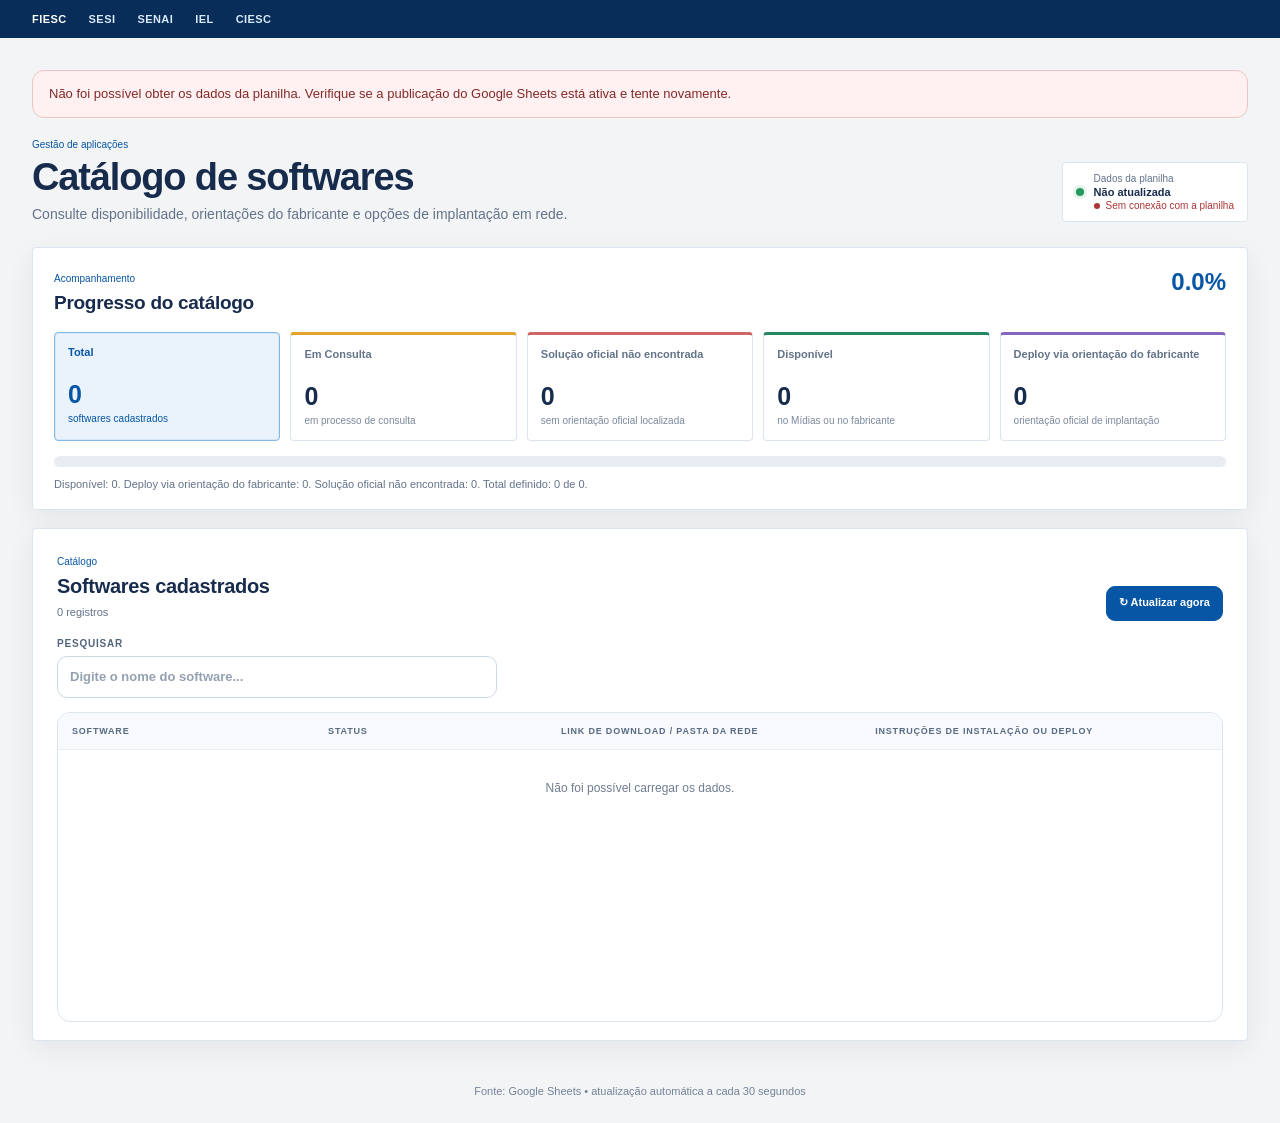
<file: index.html>
<!DOCTYPE html>
<html lang="pt-BR">
<head>
<meta charset="UTF-8"><meta name="viewport" content="width=device-width, initial-scale=1.0">
<meta name="theme-color" content="#082d59">
<title>Catálogo de softwares</title><link rel="stylesheet" href="style.css?v=20261021-54">
</head>
<body>
<header class="entitybar" aria-label="Entidades do Sistema FIESC">
  <div class="entitybar-inner"><span class="entity-current">FIESC</span><span>SESI</span><span>SENAI</span><span>IEL</span><span>CIESC</span></div>
</header>
<main class="container">
  <div id="errorBox" class="notice hidden"></div>
  <section id="page-dashboard" class="page">
<section class="overview">
      <div class="page-intro"><div><span class="section-kicker">Gestão de aplicações</span><h1>Catálogo de softwares</h1><p>Consulte disponibilidade, orientações do fabricante e opções de implantação em rede.</p></div><div class="update-box"><span class="sync-dot"></span><div><span>Dados da planilha</span><strong id="lastUpdate">Aguardando consulta...</strong><small id="connectionStatus" class="connection loading">Iniciando conexão...</small></div></div></div>
      <div class="panel progress-panel">
        <div class="section-heading">
          <div><span class="section-kicker">Acompanhamento</span><h2>Progresso do catálogo</h2></div>
          <strong id="progressPercent">0%</strong>
        </div>
<section class="cards" aria-label="Filtros rápidos do catálogo">
      <article class="card filter-card" data-filter="" tabindex="0" role="button" aria-pressed="false"><span>Total</span><strong id="total">0</strong><small>softwares cadastrados</small></article>
      <article class="card filter-card" data-filter="Em Consulta" tabindex="0" role="button" aria-pressed="false"><span>Em Consulta</span><strong id="emConsulta">0</strong><small>em processo de consulta</small></article>
      <article class="card filter-card" data-filter="Solução oficial não encontrada" tabindex="0" role="button" aria-pressed="false"><span>Solução oficial não encontrada</span><strong id="semSolucao">0</strong><small>sem orientação oficial localizada</small></article>
      <article class="card filter-card" data-filter="__disponivel__" tabindex="0" role="button" aria-pressed="false"><span>Disponível</span><strong id="disponivel">0</strong><small>no Mídias ou no fabricante</small></article>
      <article class="card filter-card" data-filter="Deploy via orientação do fabricante" tabindex="0" role="button" aria-pressed="false"><span>Deploy via orientação do fabricante</span><strong id="deployOrientacao">0</strong><small>orientação oficial de implantação</small></article>
        </section>
        <div class="progress-track" aria-label="Distribuição dos softwares por status">
          <div id="progressAvailable" class="progress-segment available-segment" title="Disponível"></div>
          <div id="progressNoSolution" class="progress-segment none-segment" title="Solução oficial não encontrada"></div>
          <div id="progressDeployOrientacao" class="progress-segment deploy-segment" title="Deploy via orientação do fabricante"></div>
          <div id="progressConsulta" class="progress-segment consulta-segment" title="Em Consulta"></div>
        </div>
        <p class="muted" id="progressDetail">Disponível: 0.</p>
      </div>
    </section>
    <section class="panel table-panel">
      <div class="table-head"><div><span class="section-kicker">Catálogo</span><h2>Softwares cadastrados</h2><p class="muted" id="resultCount">0 registros</p></div><div class="actions"><button id="refreshButton" type="button">↻ Atualizar agora</button></div></div>
      <div class="filters"><label>Pesquisar<input id="search" type="search" placeholder="Digite o nome do software..."></label></div>
      <div class="table-wrap"><table class="software-table"><colgroup><col class="col-software"><col class="col-status"><col class="col-download"><col class="col-instructions"></colgroup><thead><tr><th>Software</th><th>Status</th><th>Link de download / pasta da rede</th><th>Instruções de instalação ou deploy</th></tr></thead><tbody id="softwareTable"><tr><td colspan="4" class="empty">Preparando consulta à planilha...</td></tr></tbody></table></div>
    </section>
  </section>
</main>
<footer>Fonte: Google Sheets • atualização automática a cada 30 segundos</footer>
<script src="script.js?v=20261021-54"></script>
</body></html>
</file>
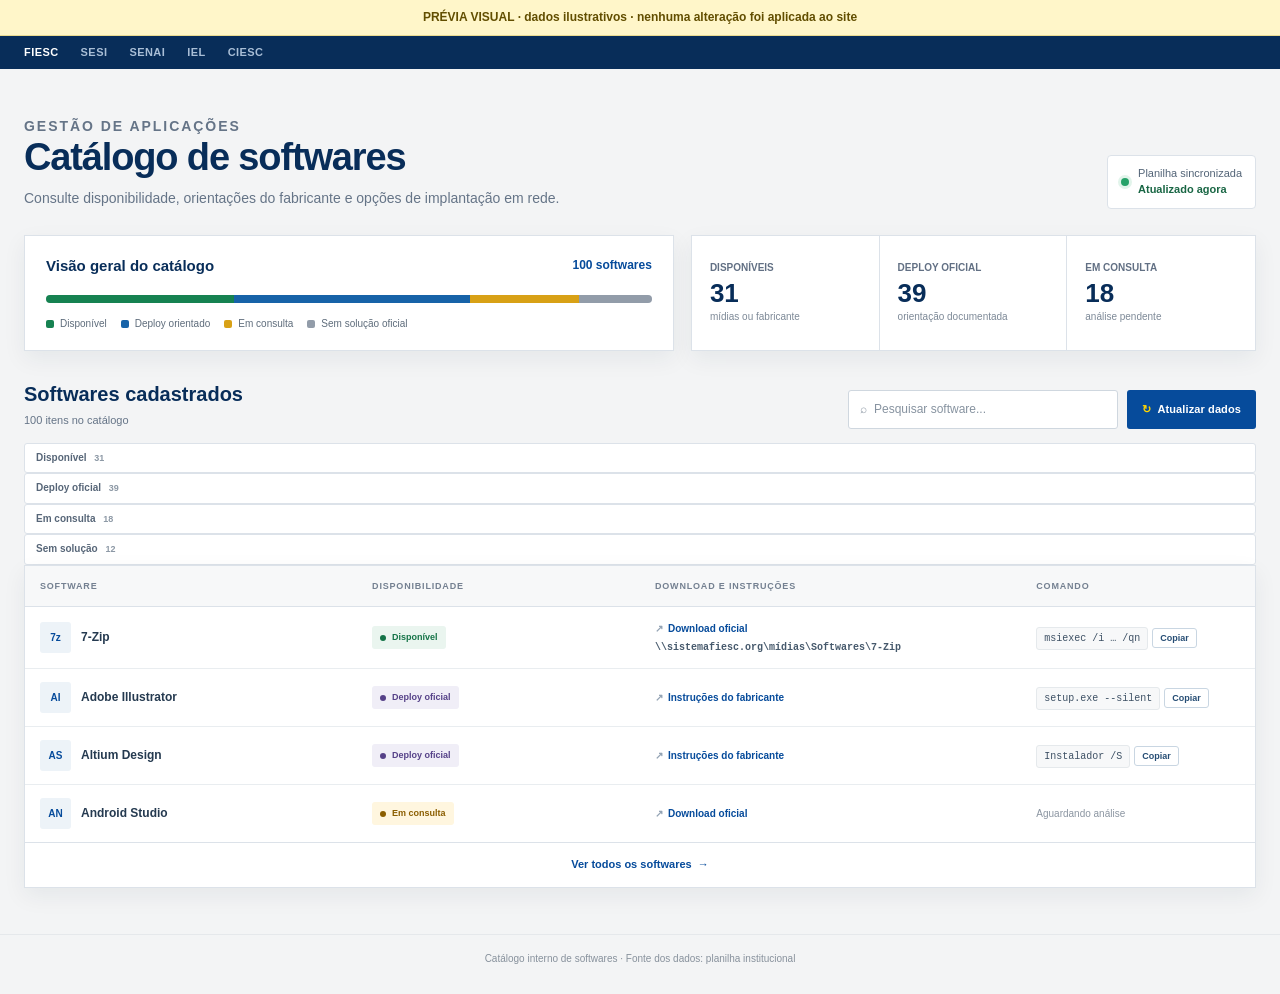
<file: preview-identidade-fiesc.html>
<!DOCTYPE html>
<html lang="pt-BR">
<head>
<meta charset="UTF-8"><meta name="viewport" content="width=device-width, initial-scale=1.0">
<title>Prévia visual — Catálogo de softwares</title>
<style>
:root{--navy:#082d59;--blue:#064b9b;--blue2:#1266b3;--yellow:#ffd500;--ink:#1c2b3c;--muted:#657487;--line:#dce2e9;--paper:#fff;--canvas:#f3f4f5;--green:#147347;--amber:#8b5e00;--violet:#554188;--red:#a23131;--shadow:0 8px 22px #0c294010}*{box-sizing:border-box}body{margin:0;background:var(--canvas);color:var(--ink);font:15px/1.45 "Segoe UI",Arial,sans-serif}.preview-bar{padding:9px 24px;text-align:center;background:#fff6c9;color:#624e00;font-size:12px;font-weight:700;border-bottom:1px solid #eadb91}.network-strip{height:33px;background:var(--navy);color:#d9e9fa}.network-inner,.nav-inner,.wrap{width:min(1240px,calc(100% - 48px));margin:auto}.network-inner{display:flex;height:100%;align-items:center;gap:22px;font-size:11px;font-weight:700;letter-spacing:.04em}.network-inner .current{color:#fff}.network-inner span{color:#a9bed6}.main-nav{background:#fff;border-bottom:1px solid #e5e9ee}.nav-inner{min-height:78px;display:flex;align-items:center;justify-content:space-between;gap:24px}.brand{display:flex;align-items:center;gap:13px;color:var(--navy)}.brand-mark{display:grid;place-items:center;width:39px;height:39px;border:2px solid var(--blue);border-radius:50%;font-size:11px;font-weight:900;letter-spacing:-.05em}.brand-name{font-size:12px;font-weight:850;letter-spacing:.1em}.brand-name small{display:block;margin-top:2px;color:#7a8795;font-size:9px;letter-spacing:.14em}.nav-links{display:flex;align-items:center;gap:28px;font-size:13px;font-weight:650;color:#34445a}.nav-links .active{color:var(--blue);position:relative}.nav-links .active:after{position:absolute;content:"";height:3px;background:var(--yellow);left:0;right:0;bottom:-30px}.user-menu{display:flex;align-items:center;gap:10px;color:#526175;font-size:12px}.avatar{width:32px;height:32px;border-radius:50%;display:grid;place-items:center;background:#e6edf5;color:var(--navy);font-weight:800}.wrap{padding:37px 0 46px}.crumb{color:#7b8794;font-size:12px;margin-bottom:21px}.crumb b{color:var(--blue);font-weight:650}.hero{display:flex;justify-content:space-between;align-items:flex-end;gap:28px;margin-bottom:26px}.eyebrow{margin:0 0 7px;color:var(--blue);font-size:10px;font-weight:800;letter-spacing:.14em;text-transform:uppercase}.hero h1{margin:0;color:var(--navy);font-size:clamp(28px,3.2vw,38px);line-height:1.1;letter-spacing:-.03em}.hero p{margin:10px 0 0;color:var(--muted);font-size:14px}.sync{flex:0 0 auto;display:flex;align-items:center;gap:9px;padding:10px 13px;border:1px solid var(--line);border-radius:4px;background:#fff;color:#536477;font-size:11px}.dot{width:8px;height:8px;background:#26a269;border-radius:50%;box-shadow:0 0 0 3px #e2f4eb}.sync strong{color:#196644}.dashboard{display:grid;grid-template-columns:1.15fr 1fr;gap:17px;margin-bottom:22px}.progress,.metrics{border:1px solid var(--line);background:#fff;box-shadow:var(--shadow)}.progress{padding:19px 21px}.block-title{display:flex;justify-content:space-between;align-items:center;margin-bottom:18px}.block-title h2{margin:0;color:var(--navy);font-size:15px}.block-title span{color:var(--blue);font-size:12px;font-weight:750}.progress-track{height:8px;display:flex;overflow:hidden;border-radius:4px;background:#edf0f3}.progress-track i:nth-child(1){width:31%;background:#168251}.progress-track i:nth-child(2){width:39%;background:#1763a8}.progress-track i:nth-child(3){width:18%;background:#d8a116}.progress-track i:nth-child(4){width:12%;background:#929ca9}.legend{display:flex;flex-wrap:wrap;gap:14px;margin-top:14px;color:#5e6c7b;font-size:10px}.legend span{display:flex;align-items:center;gap:6px}.legend i{width:8px;height:8px;border-radius:2px}.metrics{display:grid;grid-template-columns:repeat(3,1fr)}.metric{padding:17px 18px;border-right:1px solid var(--line);display:flex;flex-direction:column;justify-content:center}.metric:last-child{border:0}.metric span{color:#627084;font-size:10px;font-weight:700}.metric strong{margin:4px 0;color:var(--navy);font-size:26px;line-height:1}.metric small{color:#7d8997;font-size:10px}.toolbar{display:flex;justify-content:space-between;align-items:flex-end;gap:18px;margin:29px 0 14px}.toolbar h2{margin:0;color:var(--navy);font-size:20px}.toolbar p{margin:4px 0 0;color:var(--muted);font-size:11px}.controls{display:flex;gap:9px}.search{display:flex;align-items:center;width:270px;height:39px;padding:0 11px;border:1px solid #cfd7df;border-radius:3px;background:#fff;color:#8793a0;font-size:12px}.button{height:39px;padding:0 15px;border:0;border-radius:3px;background:var(--blue);color:#fff;font-size:11px;font-weight:750;letter-spacing:.01em}.button .accent{color:var(--yellow);margin-right:6px}.filters{display:flex;gap:8px;margin-bottom:14px}.filter{padding:7px 11px;border:1px solid var(--line);border-radius:3px;background:#fff;color:#576678;font-size:10px;font-weight:650}.filter.active{border-color:#b3cce3;background:#eaf2f8;color:#074b8c}.filter em{margin-left:5px;color:#8c98a5;font-size:9px;font-style:normal}.table-card{border:1px solid var(--line);background:#fff;box-shadow:var(--shadow)}table{width:100%;border-collapse:collapse;table-layout:fixed}thead{background:#f7f8f9}th{height:41px;padding:0 15px;text-align:left;color:#748091;font-size:9px;letter-spacing:.09em;text-transform:uppercase;border-bottom:1px solid var(--line)}td{padding:13px 15px;border-bottom:1px solid #e9edf0;vertical-align:middle;color:#39495c;font-size:12px}tbody tr:last-child td{border:0}tbody tr:hover{background:#fbfcfd}th:nth-child(1){width:27%}th:nth-child(2){width:23%}th:nth-child(3){width:31%}th:nth-child(4){width:19%}.software{display:flex;align-items:center;gap:10px;font-weight:750;color:#253a50}.software-icon{flex:0 0 31px;height:31px;display:grid;place-items:center;background:#edf3f8;border-radius:3px;color:var(--blue);font-size:10px;font-weight:850}.badge{display:inline-flex;align-items:center;gap:6px;padding:5px 8px;border-radius:3px;font-size:9px;font-weight:750}.badge:before{content:"";width:6px;height:6px;border-radius:50%;background:currentColor}.available{color:var(--green);background:#eaf5ef}.deploy{color:var(--violet);background:#f0eef7}.query{color:var(--amber);background:#fff6df}.resource{color:var(--blue);text-decoration:none;font-size:10px;font-weight:700}.resource span{margin-right:5px;color:#93a3b4}.command{display:inline-block;padding:5px 7px;border:1px solid #e5e9ec;background:#f7f8f9;color:#3d5064;font:10px Consolas,monospace;border-radius:3px}.copy-inline{display:inline-flex;align-items:center;justify-content:center;margin:2px 4px;padding:4px 7px;border:1px solid #c9d6e2;border-radius:3px;background:#fff;color:#274e75;font-size:9px;font-weight:700;cursor:pointer}.copy-inline:hover{border-color:var(--blue);background:#edf5fb}.copy-inline.copied{border-color:#168251;color:#147347;background:#eaf5ef}.network-path{display:inline-block;max-width:calc(100% - 62px);overflow-wrap:anywhere;color:#46596c;font-family:Consolas,monospace;font-size:10px}.more{text-align:center;padding:14px;color:var(--blue);font-size:11px;font-weight:750;border-top:1px solid var(--line)}footer{padding:17px 24px 27px;text-align:center;color:#87919c;font-size:10px;border-top:1px solid #e5e8eb}@media(max-width:850px){.dashboard{grid-template-columns:1fr}.metrics{min-height:105px}.nav-links{gap:14px}.toolbar{align-items:flex-start;flex-direction:column}.controls{width:100%}.search{flex:1}.table-card{overflow:auto}table{min-width:850px}}@media(max-width:600px){.network-inner,.nav-inner,.wrap{width:calc(100% - 30px)}.network-inner{gap:12px;font-size:9px}.nav-inner{min-height:68px}.nav-links{display:none}.hero{align-items:flex-start;flex-direction:column}.hero h1{font-size:29px}.sync{align-self:flex-start}.metrics{grid-template-columns:repeat(3,1fr)}.metric{padding:14px 11px}.metric strong{font-size:23px}.metric span{font-size:9px}.metric small{font-size:9px}.filters{overflow:auto}.filter{white-space:nowrap}.controls{flex-direction:column}.search,.button{width:100%}.wrap{padding-top:25px}}
</style></head><body>
<div class="preview-bar">PRÉVIA VISUAL · dados ilustrativos · nenhuma alteração foi aplicada ao site</div>
<div class="network-strip"><div class="network-inner"><span class="current">FIESC</span><span>SESI</span><span>SENAI</span><span>IEL</span><span>CIESC</span></div></div>

<main class="wrap">
<section class="hero"><div><p class="eyebrow">Gestão de aplicações</p><h1>Catálogo de softwares</h1><p>Consulte disponibilidade, orientações do fabricante e opções de implantação em rede.</p></div><div class="sync"><i class="dot"></i><span>Planilha sincronizada<br><strong>Atualizado agora</strong></span></div></section>
<section class="dashboard"><div class="progress"><div class="block-title"><h2>Visão geral do catálogo</h2><span>100 softwares</span></div><div class="progress-track"><i></i><i></i><i></i><i></i></div><div class="legend"><span><i style="background:#168251"></i>Disponível</span><span><i style="background:#1763a8"></i>Deploy orientado</span><span><i style="background:#d8a116"></i>Em consulta</span><span><i style="background:#929ca9"></i>Sem solução oficial</span></div></div><div class="metrics"><div class="metric"><span>DISPONÍVEIS</span><strong>31</strong><small>mídias ou fabricante</small></div><div class="metric"><span>DEPLOY OFICIAL</span><strong>39</strong><small>orientação documentada</small></div><div class="metric"><span>EM CONSULTA</span><strong>18</strong><small>análise pendente</small></div></div></section>
<section class="toolbar"><div><h2>Softwares cadastrados</h2><p>100 itens no catálogo</p></div><div class="controls"><div class="search">⌕&nbsp; Pesquisar software...</div><button class="button"><span class="accent">↻</span>Atualizar dados</button></div></section>
<div class="filter">Disponível <em>31</em></div><div class="filter">Deploy oficial <em>39</em></div><div class="filter">Em consulta <em>18</em></div><div class="filter">Sem solução <em>12</em></div></div>
<section class="table-card"><table><thead><tr><th>Software</th><th>Disponibilidade</th><th>Download e instruções</th><th>Comando</th></tr></thead><tbody>
<tr><td><div class="software"><span class="software-icon">7z</span>7-Zip</div></td><td><span class="badge available">Disponível</span></td><td><a class="resource" href="https://www.7-zip.org/download.html" target="_blank" rel="noopener"><span>↗</span>Download oficial</a><br><span class="resource network-path">\\sistemafiesc.org\mídias\Softwares\7-Zip</span></td><td><code class="command">msiexec /i … /qn</code><button class="copy-inline" data-copy="msiexec /i &quot;7z-x64.msi&quot; /qn /norestart" type="button" title="Copiar comando">Copiar</button></td></tr>
<tr><td><div class="software"><span class="software-icon">AI</span>Adobe Illustrator</div></td><td><span class="badge deploy">Deploy oficial</span></td><td><a class="resource" href="https://helpx.adobe.com/business/enterprise/deploy-apps-updates/deploy-packages/deploy-packages-manually.html" target="_blank" rel="noopener"><span>↗</span>Instruções do fabricante</a></td><td><code class="command">setup.exe --silent</code><button class="copy-inline" data-copy="setup.exe --silent" type="button" title="Copiar comando">Copiar</button></td></tr>
<tr><td><div class="software"><span class="software-icon">AS</span>Altium Design</div></td><td><span class="badge deploy">Deploy oficial</span></td><td><a class="resource" href="https://www.altium.com/documentation/knowledge-base/altium-designer/deploy-altium-installation-silently-on-multiple-machines" target="_blank" rel="noopener"><span>↗</span>Instruções do fabricante</a></td><td><code class="command">Instalador /S</code><button class="copy-inline" data-copy="Instalador /S" type="button" title="Copiar comando">Copiar</button></td></tr>
<tr><td><div class="software"><span class="software-icon">AN</span>Android Studio</div></td><td><span class="badge query">Em consulta</span></td><td><a class="resource" href="https://developer.android.com/studio/install?hl=pt-br" target="_blank" rel="noopener"><span>↗</span>Download oficial</a></td><td><span style="color:#8b95a1;font-size:10px">Aguardando análise</span></td></tr>
</tbody></table><div class="more">Ver todos os softwares&nbsp; →</div></section></main><footer>Catálogo interno de softwares · Fonte dos dados: planilha institucional</footer><div id="copyToast" role="status" aria-live="polite" style="position:fixed;right:20px;bottom:20px;padding:10px 14px;border-radius:3px;background:#082d59;color:#fff;font-size:12px;box-shadow:0 6px 18px #001a3833;opacity:0;transform:translateY(8px);transition:.18s;pointer-events:none">Copiado para a área de transferência</div><script>document.addEventListener("click",async e=>{const b=e.target.closest("[data-copy]");if(!b)return;try{await navigator.clipboard.writeText(b.dataset.copy);b.classList.add("copied");b.textContent="Copiado";const t=document.getElementById("copyToast");t.style.opacity="1";t.style.transform="translateY(0)";setTimeout(()=>{t.style.opacity="0";t.style.transform="translateY(8px)";b.classList.remove("copied");b.textContent="Copiar"},1400)}catch{window.prompt("Copie o conteúdo:",b.dataset.copy)}});</script></body></html>
</file>
<file: style.css>
:root {
  color-scheme: light;
  --ink: #172b4d;
  --muted: #63738a;
  --line: #dce5ef;
  --surface: #ffffff;
  --canvas: #f3f4f5;
  --brand: #0756a5;
  --brand-strong: #064782;
  --brand-soft: #eaf3fc;
  --green: #16794b;
  --amber: #9a6500;
  --red: #ad3434;
  --violet: #674da7;
  --radius-lg: 4px;
  --radius-md: 4px;
  --shadow: 0 8px 28px rgba(24, 48, 78, .07);
}

*,
*::before,
*::after { box-sizing: border-box; }

html { min-width: 320px; background: var(--canvas); }

body {
  min-height: 100vh;
  margin: 0;
  color: var(--ink);
  background: var(--canvas);
  font-family: Inter, "Segoe UI", Arial, sans-serif;
  -webkit-font-smoothing: antialiased;
}

button,
input,
select { font: inherit; }

button:focus-visible,
input:focus-visible,
.filter-card:focus-visible,
a:focus-visible {
  outline: 3px solid rgba(24, 119, 210, .32);
  outline-offset: 3px;
}

.entitybar { min-height: 38px; color: #d9e9fa; background: #082d59; }
.entitybar-inner { display: flex; align-items: center; gap: 22px; width: min(1320px, calc(100% - 64px)); min-height: 38px; margin: auto; font-size: 11px; font-weight: 750; letter-spacing: .04em; }
.entity-current { color: #fff; }
.page-intro { display: flex; align-items: flex-end; justify-content: space-between; gap: 24px; margin: 0 0 25px; }
.page-intro h1 { margin: 5px 0 8px; color: var(--ink); font-size: clamp(28px, 3.2vw, 38px); line-height: 1.1; letter-spacing: -.03em; }
.page-intro p { margin: 0; color: var(--muted); font-size: 14px; }
.update-box { display: flex; flex: 0 0 auto; align-items: center; gap: 10px; padding: 10px 13px; border: 1px solid var(--line); border-radius: var(--radius-md); color: var(--muted); background: #fff; font-size: 10px; }
.update-box strong { display: block; margin: 2px 0; color: var(--ink); font-size: 11px; font-weight: 700; }
.sync-dot { width: 8px; height: 8px; border-radius: 50%; background: #26975f; box-shadow: 0 0 0 3px #e2f4eb; }
.connection { display: inline-flex; align-items: center; gap: 6px; font-size: 10px; }
.connection::before { width: 6px; height: 6px; border-radius: 50%; background: currentColor; content: ""; }
.connection.ok { color: #16794b; }
.connection.error { color: #ad3434; }
.connection.loading { color: #9a6500; }

.container { width: min(1320px, calc(100% - 64px)); margin: 32px auto 44px; }
.notice { margin: 0 0 16px; padding: 13px 16px; border: 1px solid transparent; border-radius: 12px; font-size: 13px; line-height: 1.5; }
.notice.error { border-color: #f0c4c4; color: #842929; background: #fff1f1; }
.notice.warning { border-color: #f0d99d; color: #795300; background: #fff8e6; }
.hidden,
.hidden-page { display: none !important; }

.overview { margin: 0 0 18px; }
.panel,
.card {
  border: 1px solid var(--line);
  border-radius: var(--radius-lg);
  background: var(--surface);
  box-shadow: var(--shadow);
}
.progress-panel { padding: 20px 21px 17px; }
.section-heading { display: flex; align-items: flex-start; justify-content: space-between; gap: 18px; margin-bottom: 17px; }
.section-kicker { color: var(--brand); font-size: 10px; }
.section-heading h2,
.table-head h2 { margin: 5px 0 0; font-size: 19px; line-height: 1.25; letter-spacing: -.015em; }
.section-heading > strong { color: var(--brand); font-size: 24px; font-variant-numeric: tabular-nums; }

.cards { display: grid; grid-template-columns: repeat(5, minmax(0, 1fr)); gap: 10px; margin: 0 0 4px; }
.card { min-width: 0; padding: 12px 13px; border-radius: 4px; box-shadow: none; }
.card span { display: block; min-height: 30px; color: var(--muted); font-size: 11px; font-weight: 650; line-height: 1.35; }
.card strong { display: block; margin: 7px 0 5px; color: var(--ink); font-size: 25px; line-height: 1; font-variant-numeric: tabular-nums; }
.card small { display: block; color: #7a899d; font-size: 10px; line-height: 1.35; }
.filter-card { cursor: pointer; transition: transform .16s ease, border-color .16s ease, box-shadow .16s ease, background .16s ease; user-select: none; }
.filter-card:hover { transform: translateY(-2px); border-color: #a9c8e7; box-shadow: 0 7px 16px rgba(24, 48, 78, .09); }
.filter-card.active-filter { border-color: #82b8e8; background: var(--brand-soft); box-shadow: inset 0 0 0 1px rgba(7, 86, 165, .08); }
.filter-card.active-filter span,
.filter-card.active-filter strong,
.filter-card.active-filter small { color: var(--brand); }
.filter-card[data-filter="Em Consulta"] { border-top: 3px solid #dfa62b; }
.filter-card[data-filter="Solução oficial não encontrada"] { border-top: 3px solid #cf6666; }
.filter-card[data-filter="__disponivel__"] { border-top: 3px solid #258a62; }
.filter-card[data-filter="Deploy via orientação do fabricante"] { border-top: 3px solid #8267bd; }

.progress-track { display: flex; height: 11px; margin: 15px 0 9px; overflow: hidden; border-radius: 99px; background: #e8edf3; }
.progress-segment { flex: 0 0 auto; width: 0; height: 100%; transition: width .4s ease, opacity .2s ease, filter .2s ease; }
.available-segment { background: #208458; }
.none-segment { background: #cb5a5a; }
.deploy-segment { background: #8064b5; }
.consulta-segment { background: #d79a1d; }
.progress-segment.graph-dimmed { opacity: .22; }
.progress-segment.graph-active { filter: saturate(1.2); }
.muted { margin: 8px 0 0; color: var(--muted); font-size: 11px; line-height: 1.5; }

.table-panel { padding: 22px 24px 18px; }
.table-head { display: flex; align-items: flex-end; justify-content: space-between; gap: 18px; }
.table-head > div:first-child { min-width: 0; }
.table-head h2 { font-size: 20px; }
.table-head .muted { margin-top: 5px; }
.actions { display: flex; flex-wrap: wrap; gap: 8px; }
.actions button,
.copy-link {
  display: inline-flex;
  align-items: center;
  justify-content: center;
  min-height: 35px;
  padding: 8px 12px;
  border: 1px solid var(--brand);
  border-radius: 9px;
  color: #fff;
  background: var(--brand);
  font-size: 11px;
  font-weight: 700;
  line-height: 1.2;
  cursor: pointer;
  transition: background .15s ease, border-color .15s ease, transform .15s ease;
}
.actions button:hover,
.copy-link:hover { border-color: var(--brand-strong); background: var(--brand-strong); }
.actions button:active,
.copy-link:active { transform: translateY(1px); }
.actions button.secondary,
.browser-link { color: var(--brand) !important; background: #fff !important; }
.actions button.secondary:hover,
.browser-link:hover { background: var(--brand-soft) !important; }
.filters { display: grid; grid-template-columns: minmax(240px, 440px); margin: 17px 0 14px; }
.filters label { display: grid; gap: 7px; color: #53657c; font-size: 10px; font-weight: 750; letter-spacing: .08em; text-transform: uppercase; }
.filters input,
input,
select { width: 100%; min-height: 42px; padding: 10px 12px; border: 1px solid #ced9e5; border-radius: 10px; outline: none; color: var(--ink); background: #fff; font-size: 13px; }
.filters input::placeholder { color: #94a1b1; }
.filters input:focus,
input:focus,
select:focus { border-color: #5b9bd3; box-shadow: 0 0 0 3px rgba(7, 86, 165, .12); }

.table-wrap { max-height: min(66vh, 760px); min-height: 310px; overflow: auto; border: 1px solid var(--line); border-radius: 13px; background: #fff; scrollbar-color: #bdcad8 transparent; scrollbar-width: thin; }
.software-table { width: 100%; min-width: 900px; table-layout: fixed; border-collapse: separate; border-spacing: 0; }
.software-table col.col-software { width: 22%; }
.software-table col.col-status { width: 20%; }
.software-table col.col-download { width: 27%; }
.software-table col.col-instructions { width: 31%; }
.software-table th,
.software-table td { min-width: 0; padding: 13px 14px; border-bottom: 1px solid #e9eef4; text-align: left; vertical-align: middle; }
.software-table th { position: sticky; z-index: 1; top: 0; color: #586b82; background: #f7f9fc; font-size: 9px; font-weight: 800; letter-spacing: .09em; text-transform: uppercase; }
.software-table td { color: #263b55; font-size: 12px; line-height: 1.45; }
.software-table tbody tr:last-child td { border-bottom: 0; }
.software-table tbody tr:hover td { background: #f8fbfe; }
.software-table td:first-child { font-weight: 700; }
.software-table .status { max-width: 100%; }
.status { display: inline-flex; align-items: center; padding: 5px 9px; border: 1px solid transparent; border-radius: 999px; font-size: 10px; font-weight: 750; line-height: 1.35; }
.status.available { border-color: #b9e2ce; color: #176d47; background: #e9f7ef; }
.status.consulta { border-color: #f0d99e; color: #895900; background: #fff6df; }
.status.none { border-color: #efc5c5; color: #a13434; background: #fff0f0; }
.status.deploy { border-color: #d9cdf0; color: #62479d; background: #f2edfb; }
.status.unknown { border-color: #dce3eb; color: #5b6a7d; background: #f1f4f7; }

.software-table .link-cell { overflow-wrap: anywhere; }
.software-table .link-text { display: inline-block; max-width: 100%; margin: 2px 5px 2px 0; color: #41566e; vertical-align: middle; }
.software-table .instruction-note { display: block; margin: 4px 0; color: #53657c; font-size: 10px; line-height: 1.45; overflow-wrap: anywhere; }
.software-table .resource-link { display: inline-flex; align-items: center; margin: 2px 5px 3px 0; padding: 6px 8px; border: 1px solid #b8d2eb; border-radius: 7px; color: var(--brand); background: #f4f9fe; font-size: 10px; font-weight: 750; line-height: 1.2; text-decoration: none; white-space: nowrap; }
.software-table .resource-link:hover { border-color: var(--brand); color: #fff; background: var(--brand); }
.software-table .resource-link.guide-link { border-color: #d5deea; color: #53657c; background: #fff; }
.software-table .resource-link.guide-link:hover { border-color: #a9bed4; color: var(--ink); background: #f1f5f9; }
.software-table .copy-link { min-height: 25px; margin: 2px 4px 2px 0; padding: 4px 7px; border: 1px solid #c9d6e2; border-radius: 3px; color: #274e75; background: #fff; font-size: 9px; white-space: nowrap; }
.software-table .copy-link:hover { border-color: var(--brand); color: var(--brand); background: var(--brand-soft); }
.software-table .copy-link.copied,
.open-link.copied { border-color: #18794e !important; color: #fff !important; background: #18794e !important; }
.empty { padding: 30px !important; color: #6e7d90 !important; text-align: center !important; font-weight: 500 !important; }

footer { padding: 0 20px 26px; color: #738398; font-size: 11px; text-align: center; }

@media (max-width: 1120px) {
  .container { width: min(100% - 40px, 1320px); }
  .progress-panel,
  .table-panel { padding-right: 18px; padding-left: 18px; }
  .cards { grid-template-columns: repeat(3, minmax(0, 1fr)); }
  .card span { min-height: 0; }
}

@media (max-width: 760px) {
  .entitybar-inner { width: calc(100% - 40px); }
  .page-intro { align-items: flex-start; flex-direction: column; }
  .update-box { width: 100%; }
  .container { width: calc(100% - 32px); margin-top: 18px; }
  .progress-panel,
  .table-panel { padding: 17px 15px 15px; border-radius: 16px; }
  .table-head { align-items: flex-start; flex-direction: column; }
  .actions { width: 100%; }
  .actions button { width: 100%; }
  .filters { grid-template-columns: 1fr; }
  .table-wrap { max-height: 68vh; min-height: 280px; }
}

@media (max-width: 520px) {
  .entitybar-inner { width: calc(100% - 30px); gap: 13px; font-size: 9px; }
  .page-intro h1 { font-size: 29px; }
  .page-intro p { font-size: 13px; }
  .container { width: calc(100% - 24px); }
  .cards { grid-template-columns: repeat(2, minmax(0, 1fr)); gap: 8px; }
  .card { padding: 10px; }
  .card span { font-size: 10px; }
  .card strong { font-size: 23px; }
  .card small { font-size: 9px; }
  .section-heading h2,
  .table-head h2 { font-size: 17px; }
  .section-heading > strong { font-size: 20px; }
  .table-wrap { max-height: 64vh; min-height: 240px; }
  .software-table { min-width: 900px; }
  .software-table th,
  .software-table td { padding: 11px 10px; }
}

@media (prefers-reduced-motion: reduce) {
  *, *::before, *::after { scroll-behavior: auto !important; transition-duration: .01ms !important; animation-duration: .01ms !important; animation-iteration-count: 1 !important; }
}
</file>
